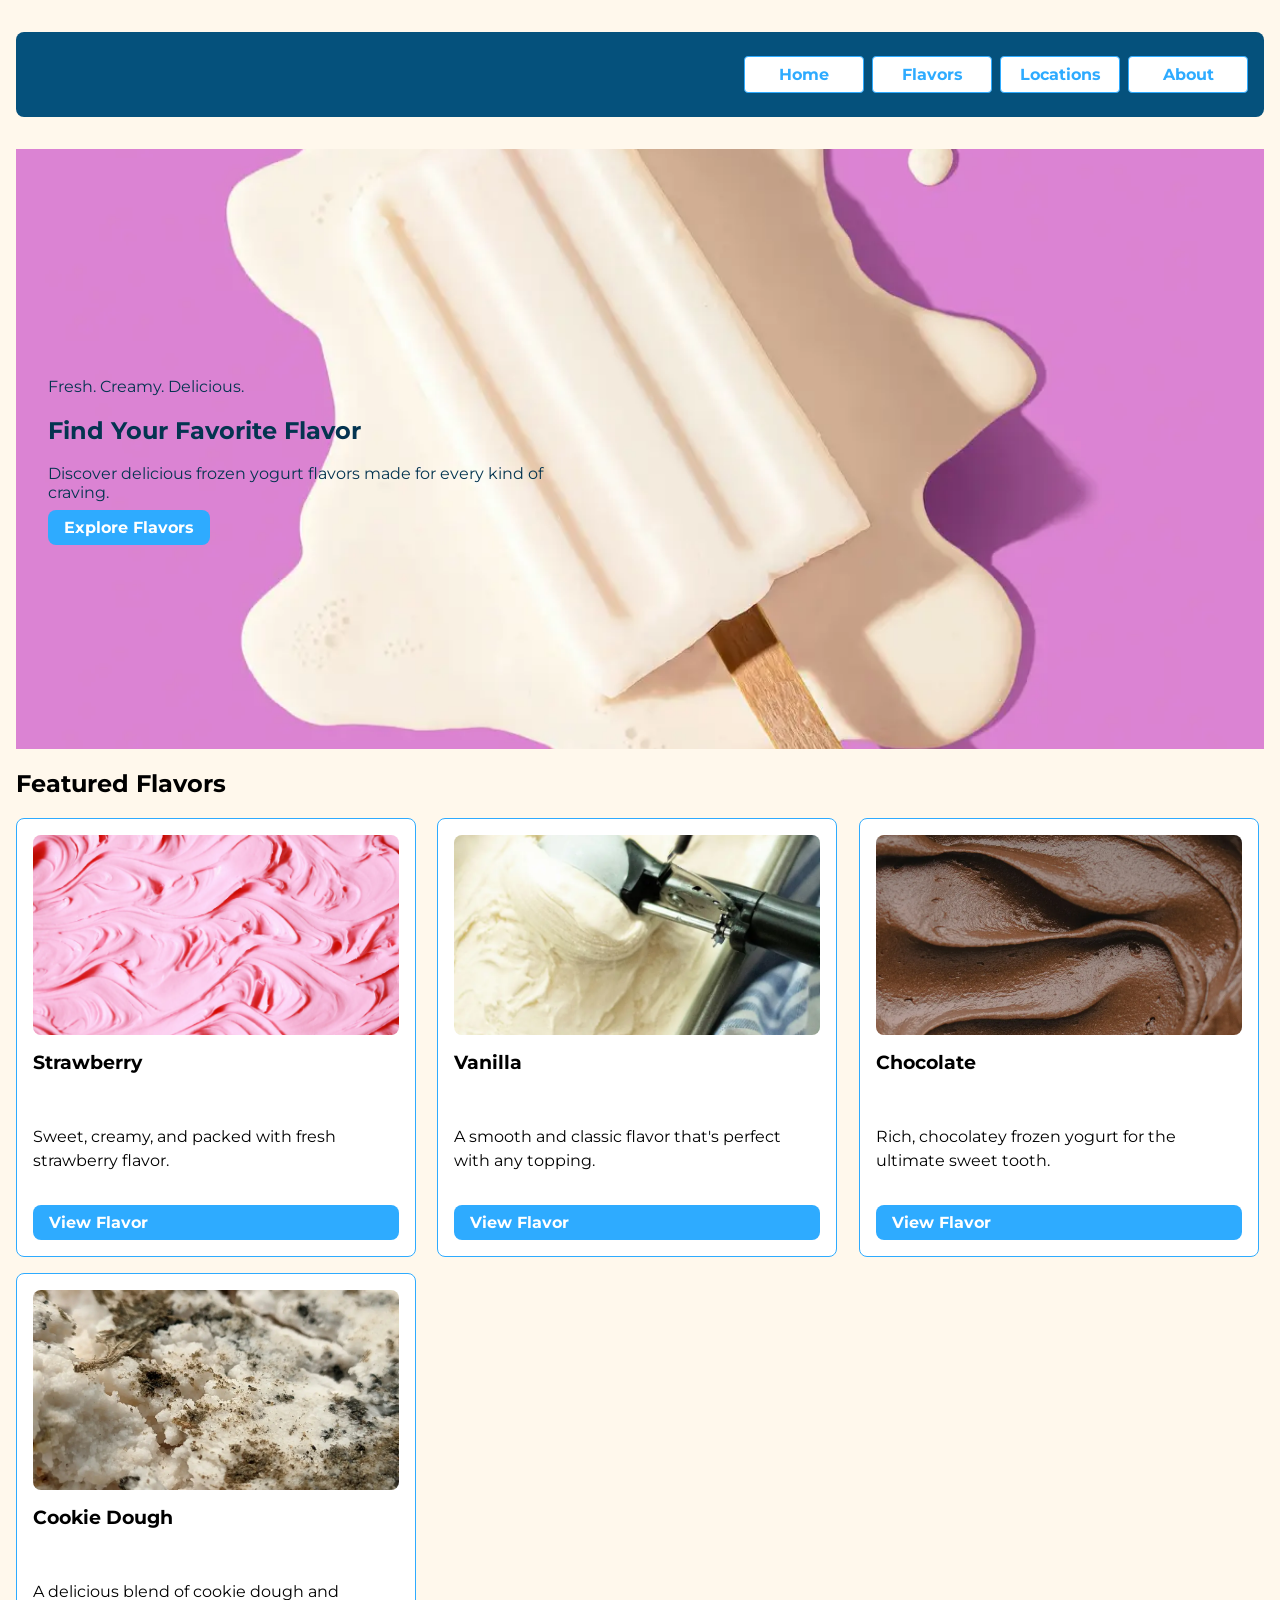
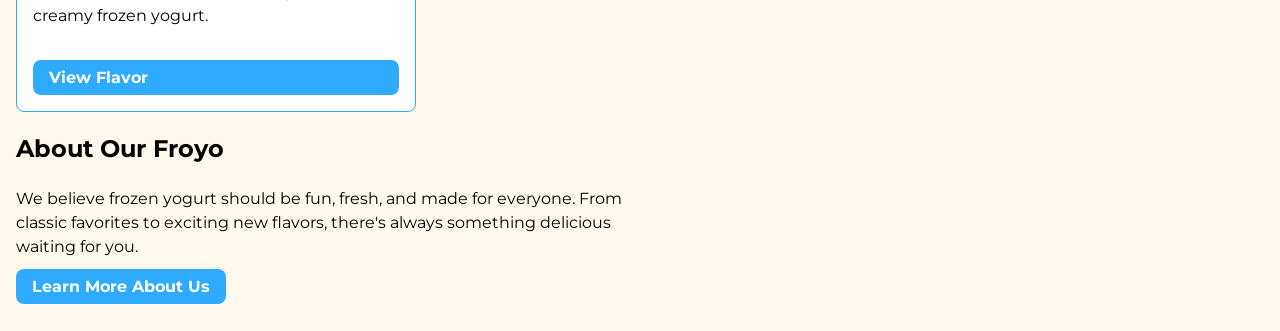
<file: index.html>
<!DOCTYPE html>
<html lang="en">
    <head>
        <title>Frozen Yogurt</title>
        <meta charset="UTF-8">
        <meta property="og:title" content="Frozen Yogurt">
        <meta property="og:description" content="Discover delicious frozen yogurt flavors made for every you.">
        <meta property="og:image" content="assets/hero-img.jpg">
        <meta property="og:url" content="https://zjwebbasu.github.io/capstone/">
        <meta property="og:type" content="website">

        <link rel="stylesheet" href="styles.css">
        <link rel="canonical" href="https://www.example.com">
        
        <link rel="preconnect" href="https://fonts.googleapis.com">
        <link rel="preconnect" href="https://fonts.gstatic.com" crossorigin>
        <link href="https://fonts.googleapis.com/css2?family=Montserrat:ital,wght@0,100..900;1,100..900&display=swap" rel="stylesheet">
        <!-- Source: Google Fonts, License: SIL Open Font License -->
    </head>
    <body>
        <header>
            <nav>
                <ul class="nav-list">
                    <li><a href="index.html">Home</a></li>
                    <li><a href="flavors.html">Flavors</a></li>
                    <li><a href="locations.html">Locations</a></li>
                    <li><a href="about.html">About</a></li>
                </ul>
            </nav>
        </header>
        <main>
            <section class="hero" aria-labelledby="hero-heading">
                <img src="assets/hero-img.webp" alt="A decorative image of melting frozen yogurt on a pink background">
                <!-- Art direction is not needed because the hero image is appropriate for all screen sizes -->
                <div class="hero-content">
                    <p>Fresh. Creamy. Delicious.</p>
                    <h1 id="hero-heading">Find Your Favorite Flavor</h1>
                    <p>
                        Discover delicious frozen yogurt flavors made for every kind of craving.
                    </p>
                    <a href="flavors.html" class="button">Explore Flavors</a>
                </div>
            </section>
            <section class="featured-flavors" aria-labelledby="featured-heading">
                <h2 id="featured-heading">Featured Flavors</h2>
                <div class="card-grid">
                    <article class="card flavor-card">
                        <img
                        src="assets/strawberry.webp"
                        alt="Strawberry frozen yogurt"
                        >
                        <h3>Strawberry</h3>
                        <p>
                            Sweet, creamy, and packed with fresh strawberry flavor.
                        </p>
                        <a href="#" class="button">
                            View Flavor
                        </a>
                    </article>
                    <article class="card flavor-card">
                        <img
                        src="assets/vanilla.webp"
                        alt="Vanilla frozen yogurt"
                        >
                        <h3>Vanilla</h3>
                        <p>
                            A smooth and classic flavor that's perfect with any topping.
                        </p>
                        <a href="#" class="button">
                            View Flavor
                        </a>
                    </article>
                    <article class="card flavor-card">
                        <img
                        src="assets/chocolate.webp"
                        alt="Chocolate frozen yogurt"
                        >
                        <h3>Chocolate</h3>
                        <p>
                            Rich, chocolatey frozen yogurt for the ultimate sweet tooth.
                        </p>
                        <a href="#" class="button">
                            View Flavor
                        </a>
                    </article>
                    <article class="card flavor-card">
                        <img
                        src="assets/cookie-dough.webp"
                        alt="Cookie Dough frozen yogurt"
                        >
                        <h3>Cookie Dough</h3>
                        <p>
                            A delicious blend of cookie dough and creamy frozen yogurt.
                        </p>
                        <a href="#" class="button">
                            View Flavor
                        </a>
                    </article>
                </div>
            </section>
            <section class="about-section" aria-labelledby="about-heading">
                <h2 id="about-heading">About Our Froyo</h2>
                <p>
                    We believe frozen yogurt should be fun, fresh, and made for everyone.
                    From classic favorites to exciting new flavors, there's always
                    something delicious waiting for you.
                </p>
                <a href="about.html" class="button">Learn More About Us</a>
            </section>
        </main>
    </body>
</html>
</file>
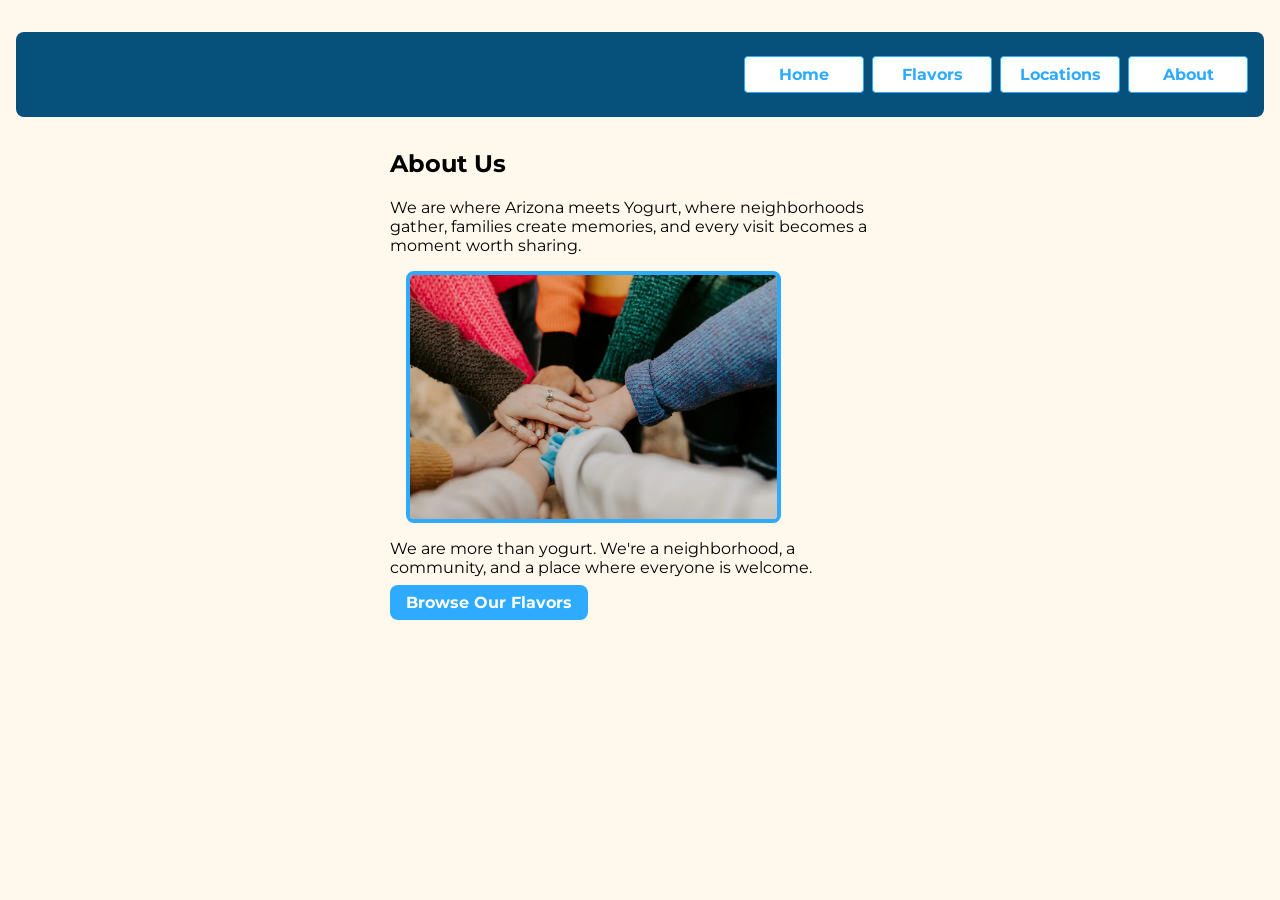
<file: about.html>
<!DOCTYPE html>
<html lang="en">
    <head>
        <title>Frozen Yogurt</title>
        <meta charset="UTF-8">
        <meta property="og:title" content="About Our Froyo">
        <meta property="og:description" content="Learn more about our story and our people.">
        <meta property="og:image" content="assets/hero-img.jpg">
        <meta property="og:url" content="https://zjwebbasu.github.io/capstone/about.html">
        <meta property="og:type" content="website">

        <link rel="stylesheet" href="styles.css">
        <link rel="canonical" href="https://www.example.com">
        
        <link rel="preconnect" href="https://fonts.googleapis.com">
        <link rel="preconnect" href="https://fonts.gstatic.com" crossorigin>
        <link href="https://fonts.googleapis.com/css2?family=Montserrat:ital,wght@0,100..900;1,100..900&display=swap" rel="stylesheet">
        <!-- Source: Google Fonts, License: SIL Open Font License -->
    </head>
    <body>
        <header>
            <nav>
                <ul class="nav-list">
                    <li><a href="index.html">Home</a></li>
                    <li><a href="flavors.html">Flavors</a></li>
                    <li><a href="locations.html">Locations</a></li>
                    <li><a href="about.html">About</a></li>
                </ul>
            </nav>
        </header>
        <main>
            <section class="about" aria-labelledby="about-heading">
                <h1 id="about-heading">About Us</h1>
                <p>
                    We are where Arizona meets Yogurt, where neighborhoods gather, families create memories, and every visit becomes a moment worth sharing.
                </p>
                <img src="assets/community.webp" alt="A group of people putting their hands together">
                <p>
                    We are more than yogurt. We're a neighborhood, a community, and a place where everyone is welcome. 
                </p>
                <a href="flavors.html" class="button"> Browse Our Flavors</a>
            </section>
        </main>
    </body>
</html>
</file>
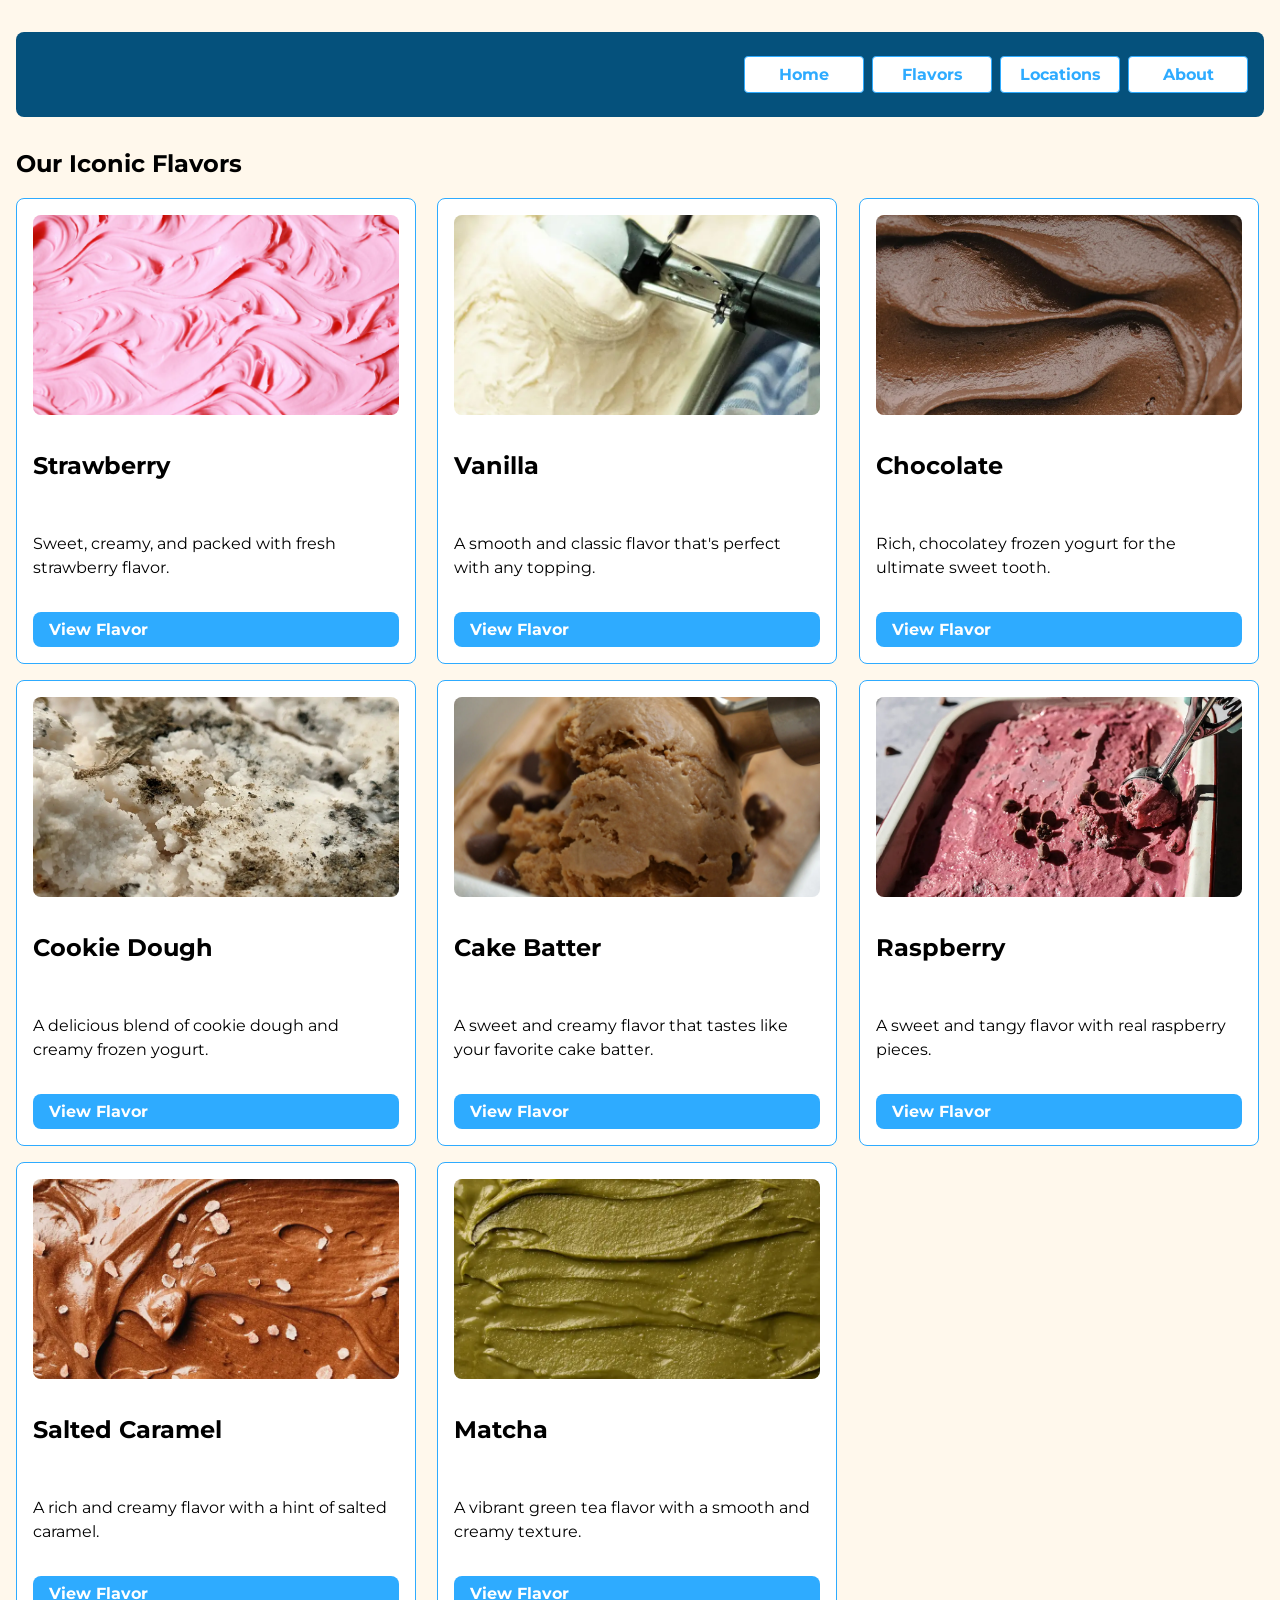
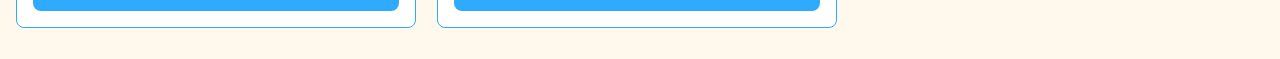
<file: flavors.html>
<!DOCTYPE html>
<html lang="en">
    <head>
        <title>Flavors - Frozen Yogurt</title>
        <meta charset="UTF-8">
        <meta property="og:title" content="Flavors - Frozen Yogurt">
        <meta property="og:description" content="Discover delicious frozen yogurt flavors made for every you.">
        <meta property="og:image" content="assets/hero-img.jpg">
        <meta property="og:url" content="https://zjwebbasu.github.io/capstone/flavors.html">
        <meta property="og:type" content="website">

        <link rel="stylesheet" href="styles.css">
        <link rel="canonical" href="https://www.example.com">
        
        <link rel="preconnect" href="https://fonts.googleapis.com">
        <link rel="preconnect" href="https://fonts.gstatic.com" crossorigin>
        <link href="https://fonts.googleapis.com/css2?family=Montserrat:ital,wght@0,100..900;1,100..900&display=swap" rel="stylesheet">
        <!-- Source: Google Fonts, License: SIL Open Font License -->
    </head>
    <body>
        <header>
            <nav>
                <ul class="nav-list">
                    <li><a href="index.html">Home</a></li>
                    <li><a href="flavors.html">Flavors</a></li>
                    <li><a href="locations.html">Locations</a></li>
                    <li><a href="about.html">About</a></li>
                </ul>
            </nav>
        </header>
        <main>
            <section class="featured-flavors" aria-labelledby="featured-heading">
                <h1 id="featured-heading">Our Iconic Flavors</h1>
                <div class="card-grid">
                    <article class="card flavor-card">
                        <img
                        src="assets/strawberry.webp"
                        alt="Strawberry frozen yogurt"
                        >
                        <h2>Strawberry</h2>
                        <p>
                            Sweet, creamy, and packed with fresh strawberry flavor.
                        </p>
                        <a href="#" class="button">
                            View Flavor
                        </a>
                    </article>
                    <article class="card flavor-card">
                        <img
                        src="assets/vanilla.webp"
                        alt="Vanilla frozen yogurt"
                        >
                        <h2>Vanilla</h2>
                        <p>
                            A smooth and classic flavor that's perfect with any topping.
                        </p>
                        <a href="#" class="button">
                            View Flavor
                        </a>
                    </article>
                    <article class="card flavor-card">
                        <img
                        src="assets/chocolate.webp"
                        alt="Chocolate frozen yogurt"
                        >
                        <h2>Chocolate</h2>
                        <p>
                            Rich, chocolatey frozen yogurt for the ultimate sweet tooth.
                        </p>
                        <a href="#" class="button">
                            View Flavor
                        </a>
                    </article>
                    <article class="card flavor-card">
                        <img
                        src="assets/cookie-dough.webp"
                        alt="Cookie Dough frozen yogurt"
                        >
                        <h2>Cookie Dough</h2>
                        <p>
                            A delicious blend of cookie dough and creamy frozen yogurt.
                        </p>
                        <a href="#" class="button">
                            View Flavor
                        </a>
                    </article>
                    <article class="card flavor-card">
                        <img
                        src="assets/cake-batter.webp"
                        alt="Cake Batter frozen yogurt"
                        >
                        <h2>Cake Batter</h2>
                        <p>
                            A sweet and creamy flavor that tastes like your favorite cake batter.
                        </p>
                        <a href="#" class="button">
                            View Flavor
                        </a>
                    </article>
                    <article class="card flavor-card">
                        <img
                        src="assets/raspberry.webp"
                        alt="Raspberry frozen yogurt"
                        >
                        <h2>Raspberry</h2>
                        <p>
                            A sweet and tangy flavor with real raspberry pieces.
                        </p>
                        <a href="#" class="button">
                            View Flavor
                        </a>
                    </article>
                    <article class="card flavor-card">
                        <img
                        src="assets/salted-caramel.webp"
                        alt="Salted Caramel frozen yogurt"
                        >
                        <h2>Salted Caramel</h2>
                        <p>
                            A rich and creamy flavor with a hint of salted caramel.
                        </p>
                        <a href="#" class="button">
                            View Flavor
                        </a>
                    </article>
                    <article class="card flavor-card">
                        <img
                        src="assets/matcha.webp"
                        alt="Matcha frozen yogurt"
                        >
                        <h2>Matcha</h2>
                        <p>
                            A vibrant green tea flavor with a smooth and creamy texture.
                        </p>
                        <a href="#" class="button">
                            View Flavor
                        </a>
                    </article>
                </div>
            </section>
        </main>
    </body>
</html>
</file>
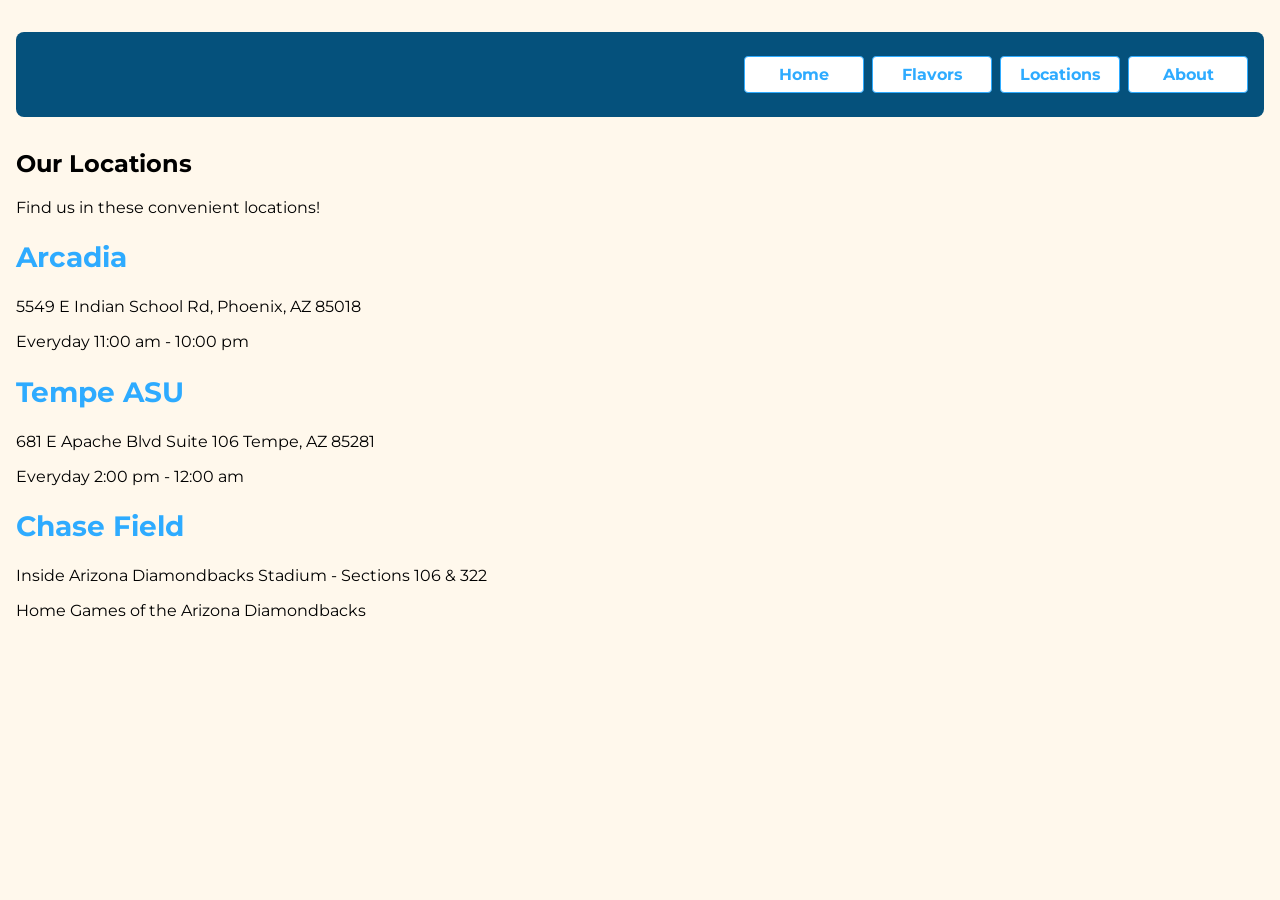
<file: locations.html>
<!DOCTYPE html>
<html lang="en">
    <head>
        <title>Frozen Yogurt</title>
        <meta charset="UTF-8">
        <meta property="og:title" content="Locations - Frozen Yogurt">
        <meta property="og:description" content="Find us in these convenient locations!">
        <meta property="og:image" content="assets/hero-img.jpg">
        <meta property="og:url" content="https://zjwebbasu.github.io/capstone/locations.html">
        <meta property="og:type" content="website">

        <link rel="stylesheet" href="styles.css">
        <link rel="canonical" href="https://www.example.com">
        
        <link rel="preconnect" href="https://fonts.googleapis.com">
        <link rel="preconnect" href="https://fonts.gstatic.com" crossorigin>
        <link href="https://fonts.googleapis.com/css2?family=Montserrat:ital,wght@0,100..900;1,100..900&display=swap" rel="stylesheet">
        <!-- Source: Google Fonts, License: SIL Open Font License -->
    </head>
    <body>
        <header>
            <nav>
                <ul class="nav-list">
                    <li><a href="index.html">Home</a></li>
                    <li><a href="flavors.html">Flavors</a></li>
                    <li><a href="locations.html">Locations</a></li>
                    <li><a href="about.html">About</a></li>
                </ul>
            </nav>
        </header>
        <main>
            <section class="locations" aria-labelledby="locations-heading">
                <h1 id="locations-heading">Our Locations</h1>
                <p>
                    Find us in these convenient locations!
                </p>
                <div class="locations">
                    <article>
                        <h2>Arcadia</h2>
                        <p>
                            5549 E Indian School Rd, Phoenix, AZ 85018
                        </p>
                        <p>
                            Everyday 11:00 am - 10:00 pm
                        </p>
                    </article>
                    <article>
                        <h2>Tempe ASU</h2>
                        <p>
                            681 E Apache Blvd Suite 106 Tempe, AZ 85281
                        </p>
                        <p>
                            Everyday 2:00 pm - 12:00 am
                        </p>
                    </article>
                    <article>
                        <h2>Chase Field</h2>
                        <p>
                            Inside Arizona Diamondbacks Stadium - Sections 106 & 322
                        </p>
                        <p>
                            Home Games of the Arizona Diamondbacks
                        </p>
                    </article>
                </div>
            </section>
        </main>
    </body>
</html>
</file>
<file: styles.css>
@layer reset, base, layout, components, utilities, overrides;

@layer reset {
  *,
  *::before,
  *::after {
    box-sizing: border-box;
  }

}

@layer base {
  :root {
    --black: #000;
    --white: #fff;
    --primary: #fff8ec;
    --secondary: #2eabff;
    --tertiary: #05517c;

    --font: "Montserrat", Arial, Helvetica, sans-serif;
    --font-size: 1rem;

    --space-1: 0.25rem;
    --space-2: 0.5rem;
    --space-3: 1rem;
    --space-4: 2rem;

    --radius-1: 0.25rem;
    --radius-2: 0.5rem;
    --radius-3: 1rem;

    --focus-color: var(--tertiary);
    --focus-outline: 3px solid var(--focus-color);

    @media (prefers-color-scheme: dark) {
      --primary: #1a1a1a;
      --secondary: #62c2ff;
      --tertiary: #8ed5ff;
      --white: #242424;
      --black: #fff;
    }
  }

  body {
    font-family: var(--font);
    background-color: var(--primary);
    margin: 0;
    padding-block: var(--space-4);
    margin-inline: var(--space-3);
    color: var(--black);

    header{
      margin-bottom: var(--space-4);
      background-color: var(--tertiary);
      padding: var(--space-2) var(--space-3);
      border-radius: var(--radius-2);
    }
  
    a{
      color: var(--secondary);
      font-weight: bold;
    }
    
    a:hover{
      color: var(--tertiary);
    }
  
    a:focus-visible {
      outline: var(--focus-outline);
      outline-offset: 2px;
    }
  
  }

}

@layer layout {
  header a {
    text-decoration: none;
  }
  
  main {
    .card-grid{
      display: grid;
      grid-template-columns: repeat(auto-fit, minmax(min(100%, 320px), 1fr));
      gap: var(--space-3);
    }
  }

  .hero{
    position: relative;
    min-height: 600px;
    overflow: hidden;
    color: #043450;
    display: flex;
    align-items: center;
  }

  .hero img{
    position: absolute;
    inset: 0;
    width: 100%;
    height: 100%;
    object-fit: cover;
    z-index: -1;
  }

  .hero-content{
    position: relative;
    padding: var(--space-4);
    max-width: 600px;
  }

  .about{
    width: 40%;
    margin: auto; 
  }

  .about-section{
    width: 50%;
    line-height: 1.5;
  }

  .about img{
    width: 75%;
    max-width: 600px;
    height: auto;
    display: block;
    border: 4px solid var(--secondary);
    border-radius: var(--radius-2);
    margin: var(--space-3);
  }

  .location-card h2{
    margin-top: 0;
  }

  @media(max-width: 768px){
    .hero{
      min-height: 400px;
    }

    .hero-content{
      padding: var(--space-3);
      max-width: 500px;
    }
  }

  @media (max-width: 512px) {
    .nav-list {
      display: grid;
      grid-template-columns: 1fr;
    }
  }
}

@layer components {
  .card{
    container-type: inline-size;
    max-width: 400px;
    border: 1px solid var(--secondary);
    border-radius: var(--radius-2);
    padding: var(--space-3);
    background-color: var(--white);
  }

  .flavor-card{
    display: grid;
    gap: var(--space-3);
  }
  
  .flavor-card img{
    width: 100%;
    max-height: 200px;
    object-fit: cover;
    height: auto;
    display: block;
    border-radius: var(--radius-2);
  }

  .flavor-card h3{
    margin-top: 0;
  }
  
  .flavor-card p{
    line-height: 1.5;
  }

  .nav-list{
    list-style: none;
    padding: 0;
    display: flex;
    justify-content: end;
    gap: var(--space-2);
  }

  .nav-list a{
    display: block;
    padding: var(--space-2) var(--space-3);
    border: 1px solid var(--secondary);
    border-radius: var(--radius-1);
    background-color: var(--white);
    width: 120px;
    text-align: center;
  }

  .nav-list a:hover, .nav-list a[aria-current="page"]{
    background-color: var(--secondary);
    color: var(--white);
  }

  .interest-form input, .interest-form select{
    margin-bottom: var(--space-2);
    padding: var(--space-2);
    border: 1px solid var(--secondary);
    border-radius: var(--radius-1);
    background-color: var(--white);
    color: var(--black);
  }

  .button{
    background-color: var(--secondary);
    color: var(--white);
    border: none;
    padding: var(--space-2) var(--space-3);
    border-radius: var(--radius-2);
    text-decoration: none;
  }

  .nav-list {
    list-style: none;
    padding: 0;
    gap: var(--space-2);
  }

  .locations h2 {
    color: var(--secondary);
    font-size: 1.75rem;
  }

  @supports(container-type: inline-size) {
    .card {
      container: card / inline-size;
    }
  }
}

@layer utilities {
  .visually-hidden {
    position: absolute;
    inline-size: 1px;
    block-size: 1px;
    overflow: hidden;
    clip: rect(0 0 0 0);
    white-space: nowrap;
    clip-path: inset(50%);
  }

  .text-center {
    text-align: center;
  }

  .mt-2 {
    margin-top: var(--space-2);
  }

  .mb-4 {
    margin-bottom: var(--space-4);
  }
}

@layer overrides {
  #register button{
    background-color: var(--white);
    color: var(--tertiary);
    border: 2px solid var(--tertiary);
    padding: var(--space-2) var(--space-3);
    border-radius: var(--radius-2);
    font-size: var(--font-size);
  }
}

@media print {
  body {
    background-color: var(--white);
    color: var(--black);
  }
  button, .nav-list{
    display: none;
  }
}

@container (min-width: 600px) {
  .flavor-card {
    grid-template-columns: auto 1fr auto;
    align-items: center;
  }
}
</file>
